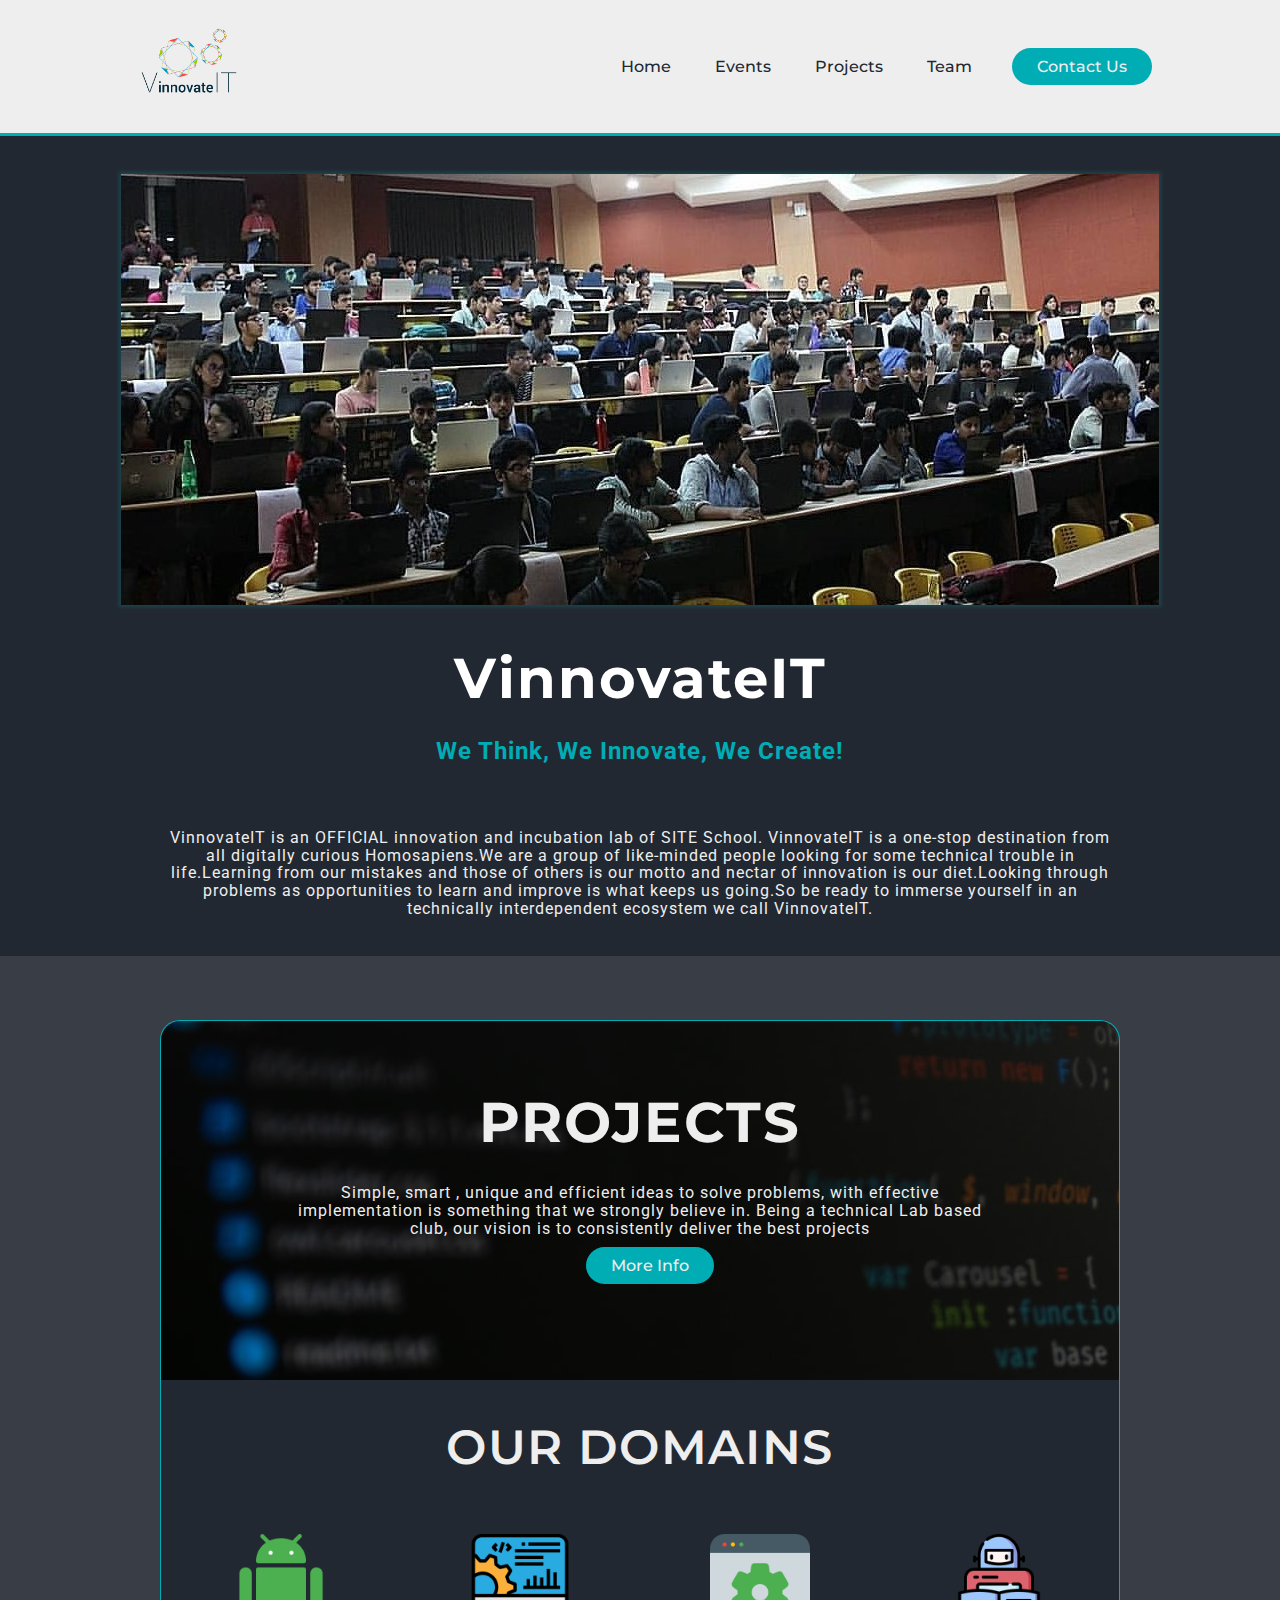
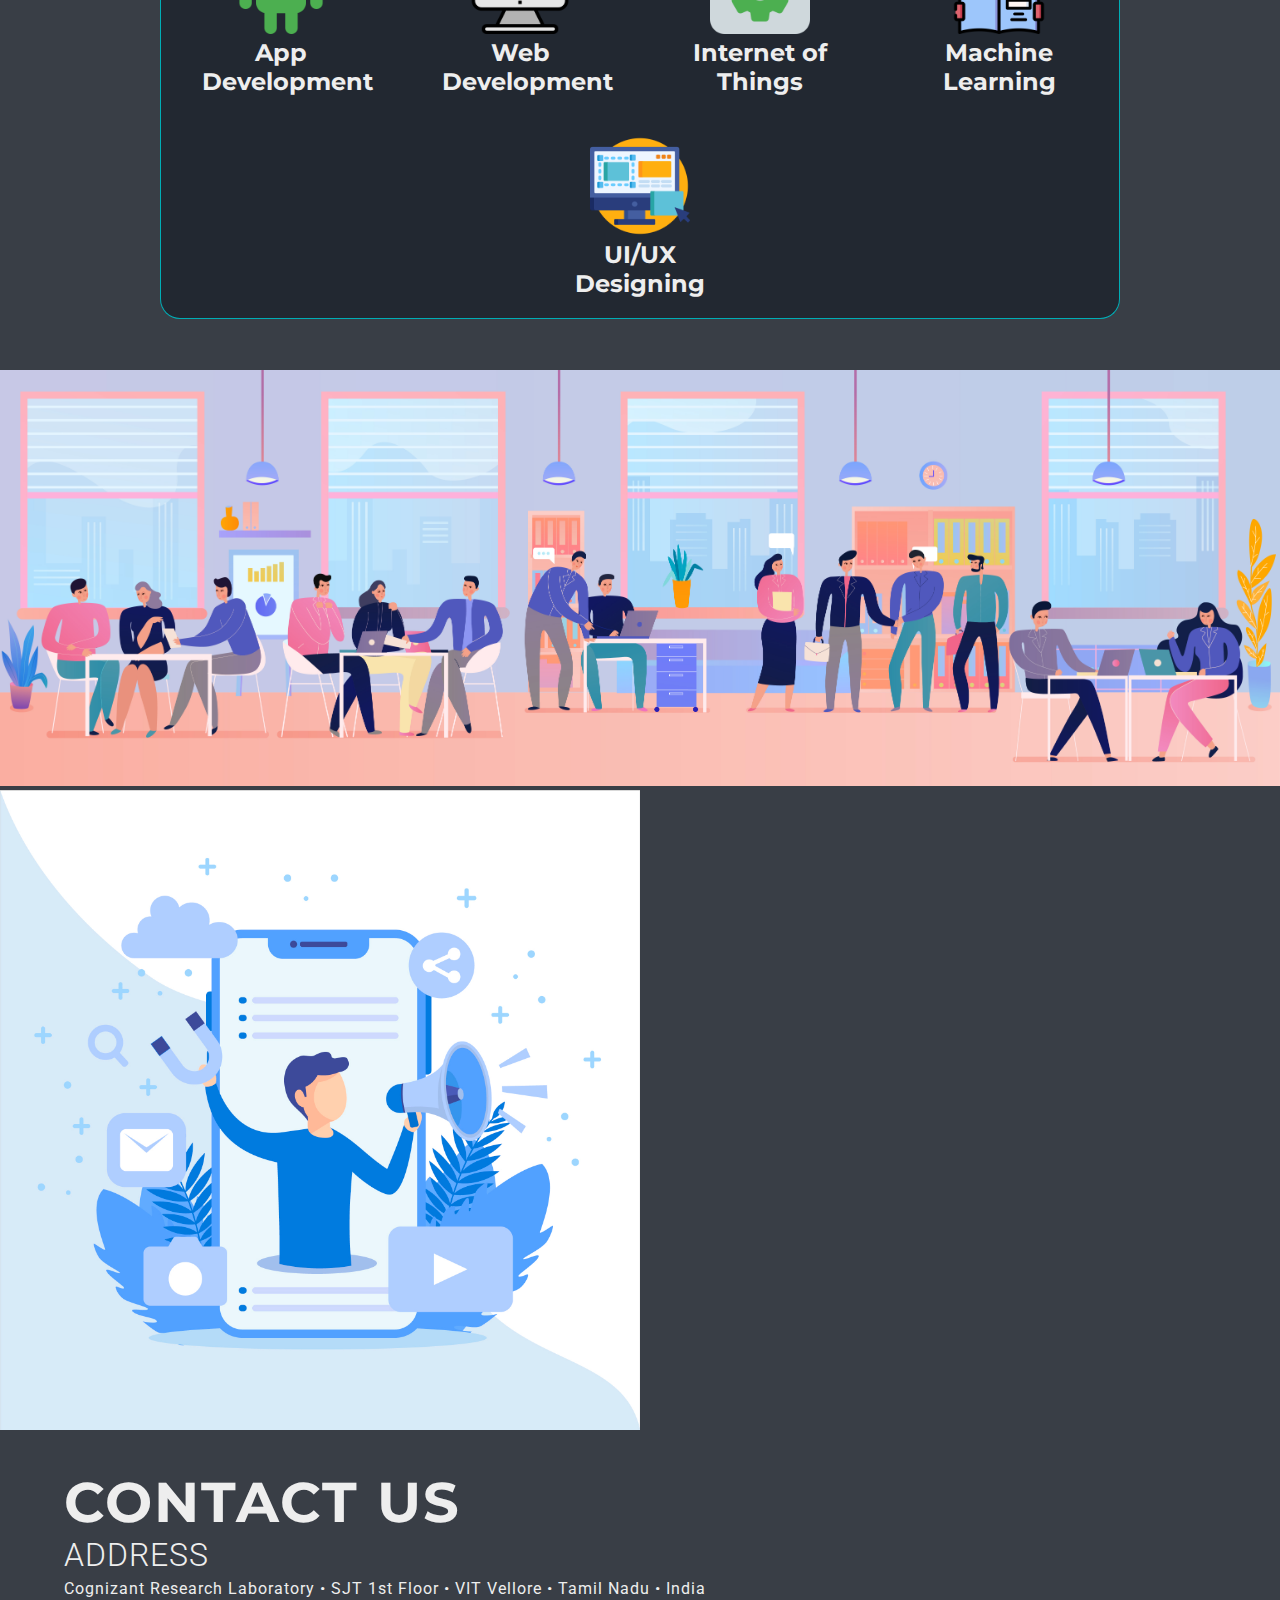
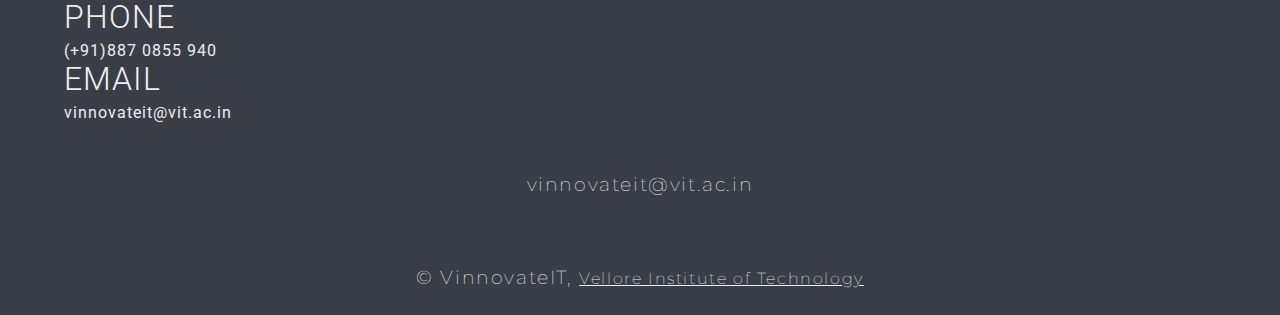
<file: index.html>
<!DOCTYPE html>
<html lang="en">

<head>
    <meta charset="UTF-8">
    <meta name="viewport" content="width=device-width, initial-scale=1.0">
    <title>VinnovateIT</title>
    <link href="https://fonts.googleapis.com/css2?family=Montserrat:wght@500&display=swap" rel="stylesheet">
    <link href="https://fonts.googleapis.com/css2?family=Roboto:wght@500&display=swap" rel="stylesheet">
    <link rel="stylesheet" href="css/style.css">
    <link rel="stylesheet" href="https://use.fontawesome.com/releases/v5.14.0/css/all.css"
        integrity="sha384-HzLeBuhoNPvSl5KYnjx0BT+WB0QEEqLprO+NBkkk5gbc67FTaL7XIGa2w1L0Xbgc" crossorigin="anonymous">
    <link rel="shortcut icon" type="image/x-icon" href="img/VinnovateIT-shape.png">
</head>

<body>
    <!-- Nav -->
    <header>
        <img src="img/VinnovateIT-logo.png" alt="logo" class="logo_nav" onclick="window.location.href='index.html'">
        <nav>
            <ul class="nav_ul">
                <li><a href="#hoome">Home</a></li>
                <li><a href="events.html">Events</a></li>
                <li><a href="projects.html">Projects</a></li>
                <li><a href="team.html">Team</a></li>
            </ul>
        </nav>
        <a href="#footer" class="btn">Contact Us</a>
    </header>

    <!-- Home -->
    <div class="home" id="hoome">
        <div class="imggg">
            <img src="img/start.png" alt="us" class="home_pic">
        </div>
        <h1 class="primary">VinnovateIT</h1>
        <h2 class="secondary">We Think, We Innovate, We Create!</h2>
        <p class="about_p">
            VinnovateIT is an OFFICIAL innovation and incubation lab of SITE School. VinnovateIT is a one-stop
            destination from all digitally curious Homosapiens.We are a group of like-minded people looking for some
            technical trouble in life.Learning from our mistakes and those of others is our motto and nectar of
            innovation is our diet.Looking through problems as opportunities to learn and improve is what keeps us
            going.So be ready to immerse yourself in an technically interdependent ecosystem we call VinnovateIT.
        </p>
    </div>

    <!-- Projects -->
    <div class="projects">
        <h1 class="primary">PROJECTS</h1>
        <p class="about_p">Simple, smart , unique and efficient ideas to solve problems, with effective implementation
            is something that we strongly believe in. Being a technical Lab based club, our vision is to consistently
            deliver the best projects</p>
        <div>
            <a href="projects.html" class="btn">More Info</a>
        </div>
    </div>

    <!-- Domains -->
    <div class="domains">
        <h1>OUR DOMAINS</h1>
        <div class="row">
            <div class="box">
                <img src="img/domains/android.png" alt="">
                <h1>App Development</h1>
            </div>
            <div class="box">
                <img src="img/domains/seo.png" alt="">
                <h1>Web Development</h1>
            </div>
            <div class="box">
                <img src="img/domains/gear.png" alt="">
                <h1>Internet of Things</h1>
            </div>
            <div class="box">
                <img src="img/domains/robot.png" alt="">
                <h1>Machine Learning</h1>
            </div>
            <div class="box">
                <img src="img/domains/ux.png" alt="">
                <h1>UI/UX Designing</h1>
            </div>
        </div>
    </div>

    <div class="pic">
        <img src="img/31716.jpg" alt="">
    </div>

    <!-- Contact Us -->
    <div class="contact">
        <img src="img/3405471.jpg" alt="contact">

        <div class="details">

            <h1 class="primary">CONTACT US</h1>

            <div>
                <h2 class="secondary">ADDRESS</h2>
                <p class="about_p">Cognizant Research Laboratory • SJT 1st Floor • VIT Vellore • Tamil Nadu • India</p>
            </div>
            <div>
                <h2 class="secondary">PHONE</h2>
                <p class="about_p">(+91)887 0855 940</p>
            </div>
            <div>
                <h2 class="secondary">EMAIL</h2>
                <p class="about_p">vinnovateit@vit.ac.in</p>
            </div>
        </div>
    </div>

    <!-- footer -->
    <footer id="footer">
        <h3>vinnovateit@vit.ac.in</h3>

        <div>
            <a href="https://www.facebook.com/VinnovateIT/" target="_blank"><i class="fab fa-facebook-f fa-2x"></i></a>
            <a href="https://www.instagram.com/VinnovateIT/" target="_blank"><i class="fab fa-instagram fa-2x"></i></a>
            <a href="https://www.linkedin.com/company/v-innovate-it" target="_blank"><i
                    class="fab fa-linkedin-in fa-2x"></i></a>
            <a href="https://www.github.com/VinnovateIT/" target="_blank"><i class="fab fa-github fa-2x"></i></a>
        </div>

        <h3>© VinnovateIT, <a href="https://vit.ac.in/" class="ul">Vellore Institute of Technology</a></h3>
    </footer>
</body>

</html>
</file>
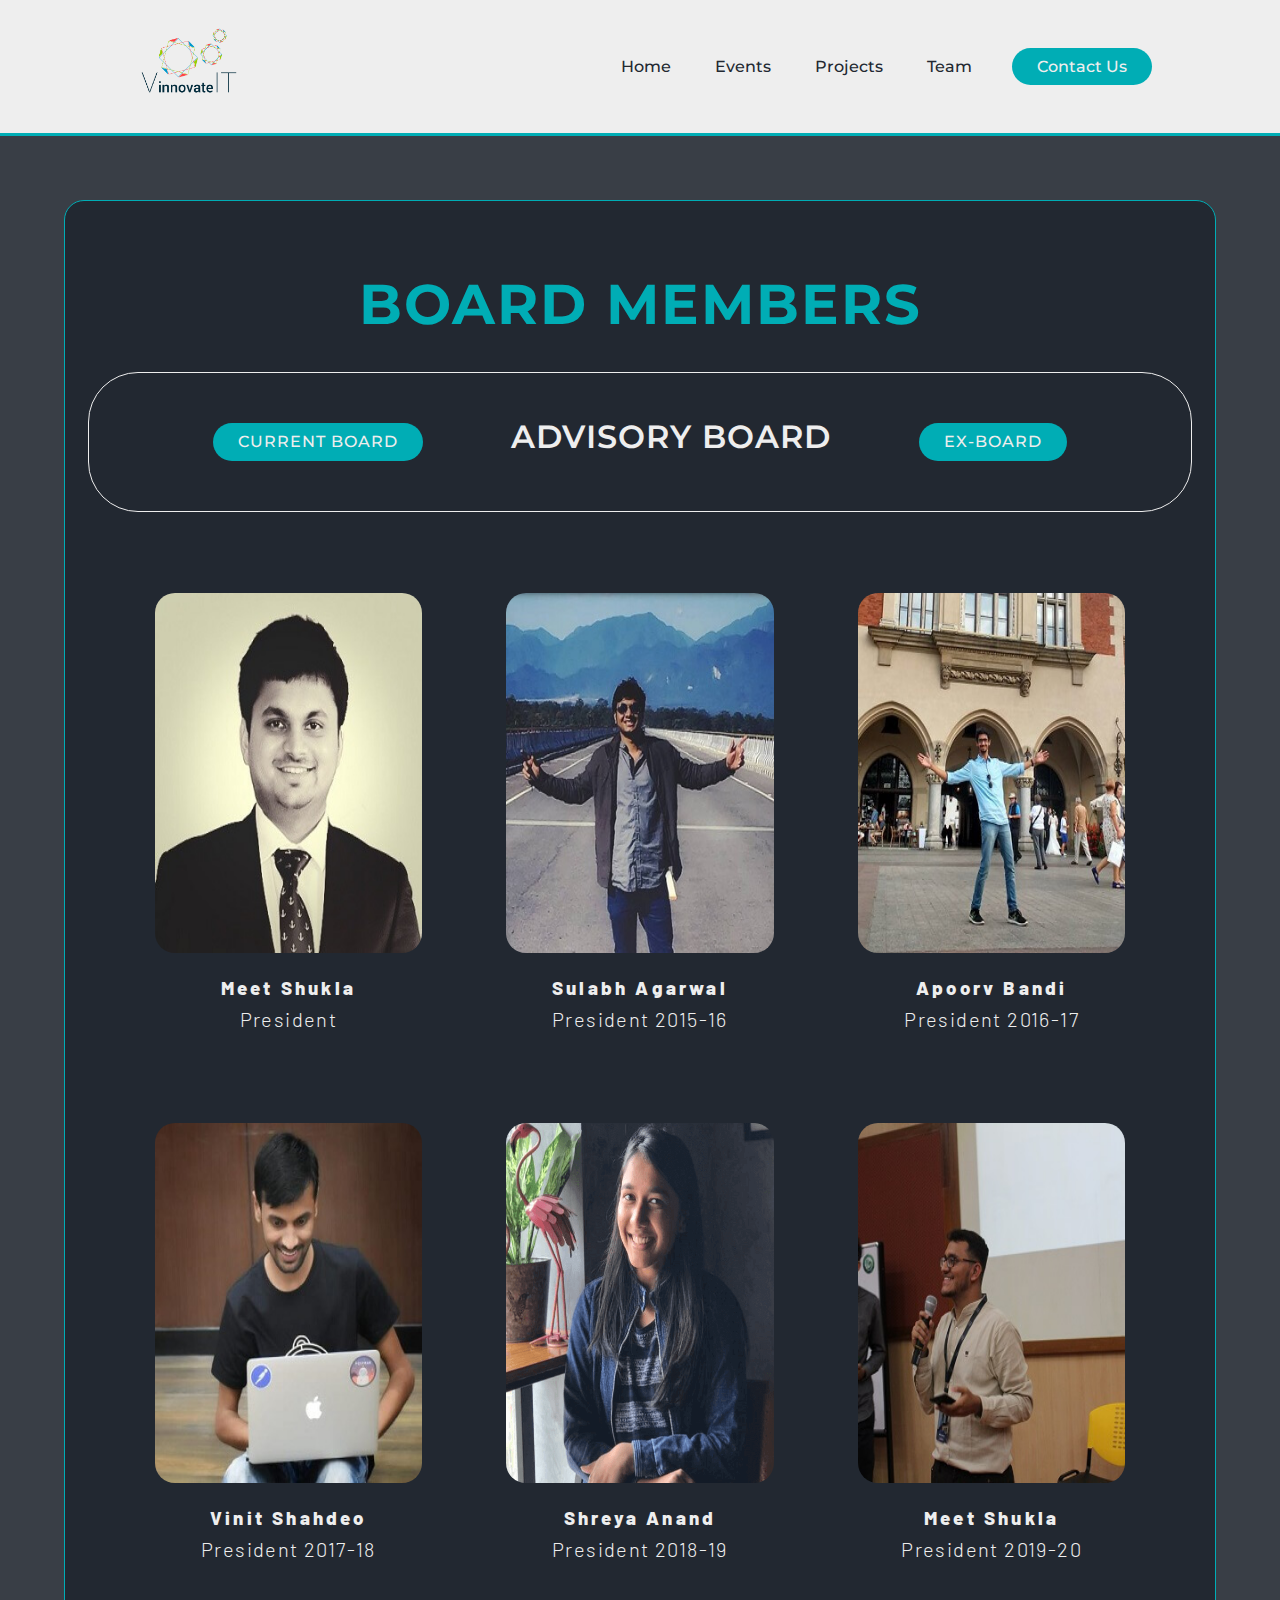
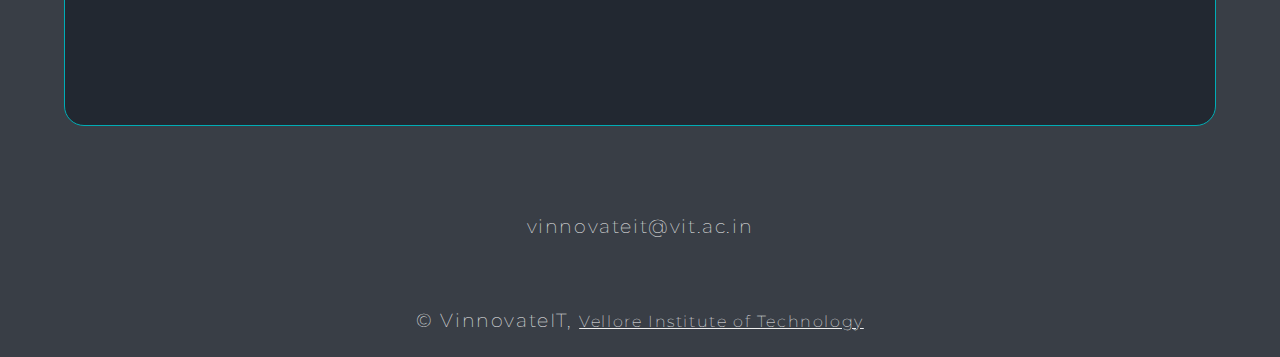
<file: ab.html>
<!DOCTYPE html>
<html lang="en">

<head>
    <meta charset="UTF-8">
    <meta name="viewport" content="width=device-width, initial-scale=1.0">
    <title>Board</title>
    <link rel="stylesheet" href="https://use.fontawesome.com/releases/v5.14.0/css/all.css"
        integrity="sha384-HzLeBuhoNPvSl5KYnjx0BT+WB0QEEqLprO+NBkkk5gbc67FTaL7XIGa2w1L0Xbgc" crossorigin="anonymous">
    <link href="https://fonts.googleapis.com/css2?family=Montserrat:wght@500&display=swap" rel="stylesheet">
    <link href="https://fonts.googleapis.com/css2?family=Roboto:wght@500&display=swap" rel="stylesheet">
    <link rel="stylesheet" href="css/team.css">
    <link href="https://fonts.googleapis.com/css2?family=Barlow:wght@200&display=swap" rel="stylesheet">
    <link rel="shortcut icon" type="image/x-icon" href="img/VinnovateIT-shape.png">
</head>

<body>
    <!-- Nav -->
    <header>
        <img src="img/VinnovateIT-logo.png" alt="logo" class="logo_nav" onclick="window.location.href='index.html'">
        <nav>
            <ul class="nav_ul">
                <li><a href="index.html">Home</a></li>
                <li><a href="events.html">Events</a></li>
                <li><a href="projects.html">Projects</a></li>
                <li><a href="team.html">Team</a></li>
            </ul>
        </nav>
        <a href="#footer" class="btn">Contact Us</a>
    </header>

    <!-- Board -->
    <div class="main" id="qwerty">
        <div class="boardnav">
            <h1 class="primary">BOARD MEMBERS</h1>
            <ul class="secondary">
                <li class="btn"><a href="team.html">CURRENT BOARD</a></li>
                <li class="now" style="font-weight: 600;"><a href="#qwerty">ADVISORY BOARD</a></li>
                <li class="btn"><a href="ex.html">EX-BOARD</a></li>
                </u>
        </div>

        <div class="boxes">

            <div class="box">
                <div>
                    <img src="img/board-members/advisory-board/sachin-hiriyanna.jpg" alt="">
                </div>

                <h4>Meet Shukla</h4>
                <h3>President</h3>

                <div>
                    <a href="https://www.facebook.com/VinnovateIT/" target="_blank"><i
                            class="fab fa-facebook-f"></i></a>
                    <a href="https://www.instagram.com/VinnovateIT/" target="_blank"><i
                            class="fab fa-instagram"></i></a>
                    <a href="https://www.linkedin.com/company/v-innovate-it" target="_blank"><i
                            class="fab fa-linkedin-in "></i></a>
                    <a href="https://www.github.com/VinnovateIT/" target="_blank"><i class="fab fa-github "></i></a>
                </div>
            </div>



            <div class="box">
                <div>
                    <img src="img/board-members/advisory-board/sulabh-agarwal.jpg" alt="">
                </div>

                <h4>Sulabh Agarwal</h4>
                <h3>President 2015-16</h3>

                <div>
                    <a href="https://www.facebook.com/VinnovateIT/" target="_blank"><i
                            class="fab fa-facebook-f "></i></a>
                    <a href="https://www.instagram.com/VinnovateIT/" target="_blank"><i
                            class="fab fa-instagram "></i></a>
                    <a href="https://www.linkedin.com/company/v-innovate-it" target="_blank"><i
                            class="fab fa-linkedin-in "></i></a>
                    <a href="https://www.github.com/VinnovateIT/" target="_blank"><i class="fab fa-github "></i></a>
                </div>
            </div>

            <div class="box">
                <div>
                    <img src="img/board-members/advisory-board/apoorv-bandi.jpg" alt="">
                </div>

                <h4>Apoorv Bandi</h4>
                <h3>President 2016-17</h3>

                <div>
                    <a href="https://www.facebook.com/VinnovateIT/" target="_blank"><i
                            class="fab fa-facebook-f "></i></a>
                    <a href="https://www.instagram.com/VinnovateIT/" target="_blank"><i
                            class="fab fa-instagram "></i></a>
                    <a href="https://www.linkedin.com/company/v-innovate-it" target="_blank"><i
                            class="fab fa-linkedin-in "></i></a>
                    <a href="https://www.github.com/VinnovateIT/" target="_blank"><i class="fab fa-github "></i></a>
                </div>
            </div>

            <div class="box">
                <div>
                    <img src="img/board-members/advisory-board/vinit-shahdeo.jpg" alt="">
                </div>

                <h4>Vinit Shahdeo</h4>
                <h3>President 2017-18</h3>

                <div>
                    <a href="https://www.facebook.com/VinnovateIT/" target="_blank"><i
                            class="fab fa-facebook-f "></i></a>
                    <a href="https://www.instagram.com/VinnovateIT/" target="_blank"><i
                            class="fab fa-instagram "></i></a>
                    <a href="https://www.linkedin.com/company/v-innovate-it" target="_blank"><i
                            class="fab fa-linkedin-in "></i></a>
                    <a href="https://www.github.com/VinnovateIT/" target="_blank"><i class="fab fa-github "></i></a>
                </div>
            </div>
            <div class="box">
                <div>
                    <img src="img/board-members/advisory-board/shreya-anand.png" alt="">
                </div>

                <h4>Shreya Anand</h4>
                <h3>President 2018-19</h3>

                <div>
                    <a href="https://www.facebook.com/VinnovateIT/" target="_blank"><i
                            class="fab fa-facebook-f "></i></a>
                    <a href="https://www.instagram.com/VinnovateIT/" target="_blank"><i
                            class="fab fa-instagram "></i></a>
                    <a href="https://www.linkedin.com/company/v-innovate-it" target="_blank"><i
                            class="fab fa-linkedin-in "></i></a>
                    <a href="https://www.github.com/VinnovateIT/" target="_blank"><i class="fab fa-github "></i></a>
                </div>
            </div>
            <div class="box">
                <div>
                    <img src="img/board-members/ex-board/meet-shukla.jpg" alt="">
                </div>

                <h4>Meet Shukla</h4>
                <h3>President 2019-20</h3>

                <div>
                    <a href="https://www.facebook.com/VinnovateIT/" target="_blank"><i
                            class="fab fa-facebook-f "></i></a>
                    <a href="https://www.instagram.com/VinnovateIT/" target="_blank"><i
                            class="fab fa-instagram "></i></a>
                    <a href="https://www.linkedin.com/company/v-innovate-it" target="_blank"><i
                            class="fab fa-linkedin-in "></i></a>
                    <a href="https://www.github.com/VinnovateIT/" target="_blank"><i class="fab fa-github "></i></a>
                </div>
            </div>
        </div>
    </div>

    <!-- footer -->
    <footer id="footer">
        <h3>vinnovateit@vit.ac.in</h3>

        <div>
            <a href="https://www.facebook.com/VinnovateIT/" target="_blank"><i class="fab fa-facebook-f fa-2x"></i></a>
            <a href="https://www.instagram.com/VinnovateIT/" target="_blank"><i class="fab fa-instagram fa-2x"></i></a>
            <a href="https://www.linkedin.com/company/v-innovate-it" target="_blank"><i
                    class="fab fa-linkedin-in fa-2x"></i></a>
            <a href="https://www.github.com/VinnovateIT/" target="_blank"><i class="fab fa-github fa-2x"></i></a>
        </div>

        <h3>© VinnovateIT, <a href="https://vit.ac.in/" class="ul">Vellore Institute of Technology</a></h3>
    </footer>
</body>

</html>
</file>
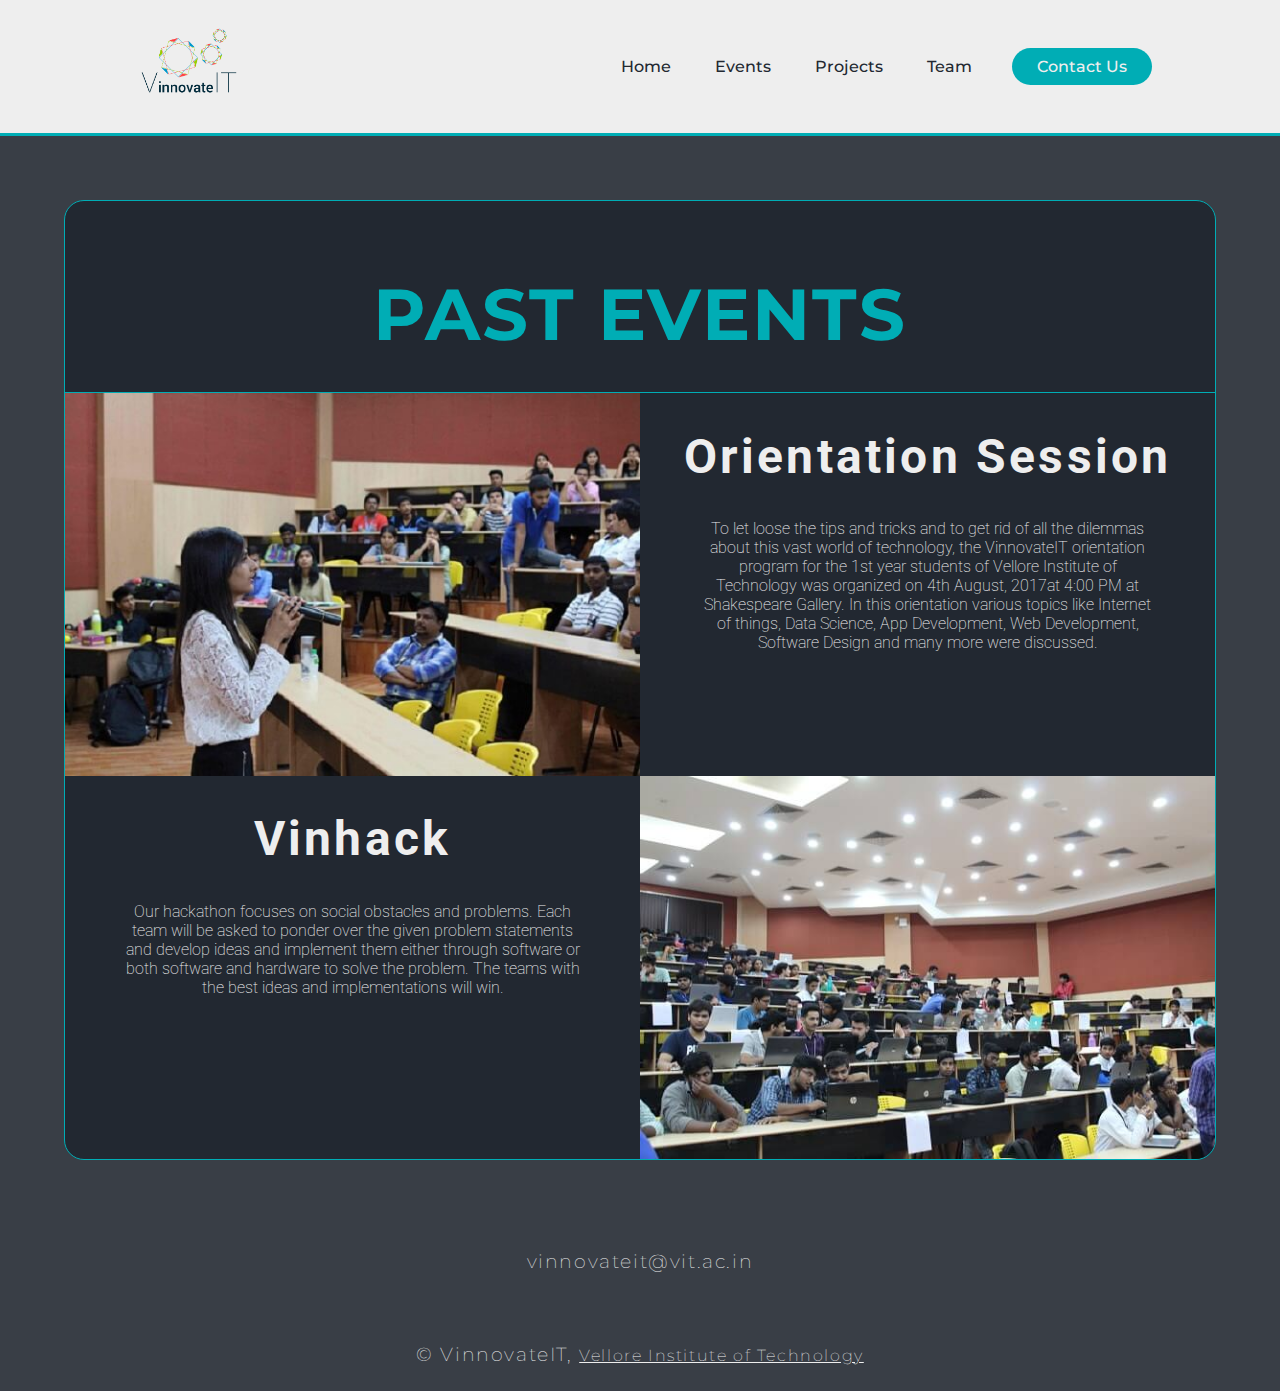
<file: events.html>
<!DOCTYPE html>
<html lang="en">

<head>
    <meta charset="UTF-8">
    <meta name="viewport" content="width=device-width, initial-scale=1.0">
    <title>Events</title>
    <link rel="stylesheet" href="css/events.css">
    <link rel="stylesheet" href="https://use.fontawesome.com/releases/v5.14.0/css/all.css"
        integrity="sha384-HzLeBuhoNPvSl5KYnjx0BT+WB0QEEqLprO+NBkkk5gbc67FTaL7XIGa2w1L0Xbgc" crossorigin="anonymous">
    <link href="https://fonts.googleapis.com/css2?family=Montserrat:wght@500&display=swap" rel="stylesheet">
    <link href="https://fonts.googleapis.com/css2?family=Roboto:wght@500&display=swap" rel="stylesheet">
    <link rel="shortcut icon" type="image/x-icon" href="img/VinnovateIT-shape.png">
</head>

<body>
    <!-- Nav -->
    <header>
        <img src="img/VinnovateIT-logo.png" alt="logo" class="logo_nav" onclick="window.location.href='index.html'">
        <nav>
            <ul class="nav_ul">
                <li><a href="index.html">Home</a></li>
                <li><a href="events.html">Events</a></li>
                <li><a href="projects.html">Projects</a></li>
                <li><a href="team.html">Team</a></li>
            </ul>
        </nav>
        <a href="#footer" class="btn">Contact Us</a>
    </header>

    <!-- Events -->
    <div class="events">
        <h1 class="primary">PAST EVENTS</h1>
        <div class="e1">
            <img src="img/orientation-session.jpg" alt="" class="e1b1">

            <div class="e1b2">
                <h3>Orientation Session</h3>
                <p>To let loose the tips and tricks and to get rid of all the dilemmas about this vast world of
                    technology, the VinnovateIT orientation program for the 1st year students of Vellore Institute
                    of Technology was organized on 4th August, 2017at 4:00 PM at Shakespeare Gallery​. In this
                    orientation various topics like Internet of things, Data Science, App Development, Web
                    Development, Software Design and many more were discussed.</p>
            </div>
        </div>
        <div class="e2">
            <div class="e2b1">
                <h3>Vinhack</h3>
                <p>Our hackathon focuses on social obstacles and problems. Each team will be asked to ponder over
                    the given problem statements and develop ideas and implement them either through software or
                    both software and hardware to solve the problem. The teams with the best ideas and
                    implementations will win. </p>
            </div>

            <img src="img/vinhack.jpg" alt="" class="e2b2">
        </div>
    </div>
    <!-- footer -->
    <footer id="footer">
        <h3>vinnovateit@vit.ac.in</h3>

        <div>
            <a href="https://www.facebook.com/VinnovateIT/" target="_blank"><i class="fab fa-facebook-f fa-2x"></i></a>
            <a href="https://www.instagram.com/VinnovateIT/" target="_blank"><i class="fab fa-instagram fa-2x"></i></a>
            <a href="https://www.linkedin.com/company/v-innovate-it" target="_blank"><i
                    class="fab fa-linkedin-in fa-2x"></i></a>
            <a href="https://www.github.com/VinnovateIT/" target="_blank"><i class="fab fa-github fa-2x"></i></a>
        </div>

        <h3>© VinnovateIT, <a href="https://vit.ac.in/" class="ul">Vellore Institute of Technology</a></h3>
    </footer>
</body>

</html>
</file>
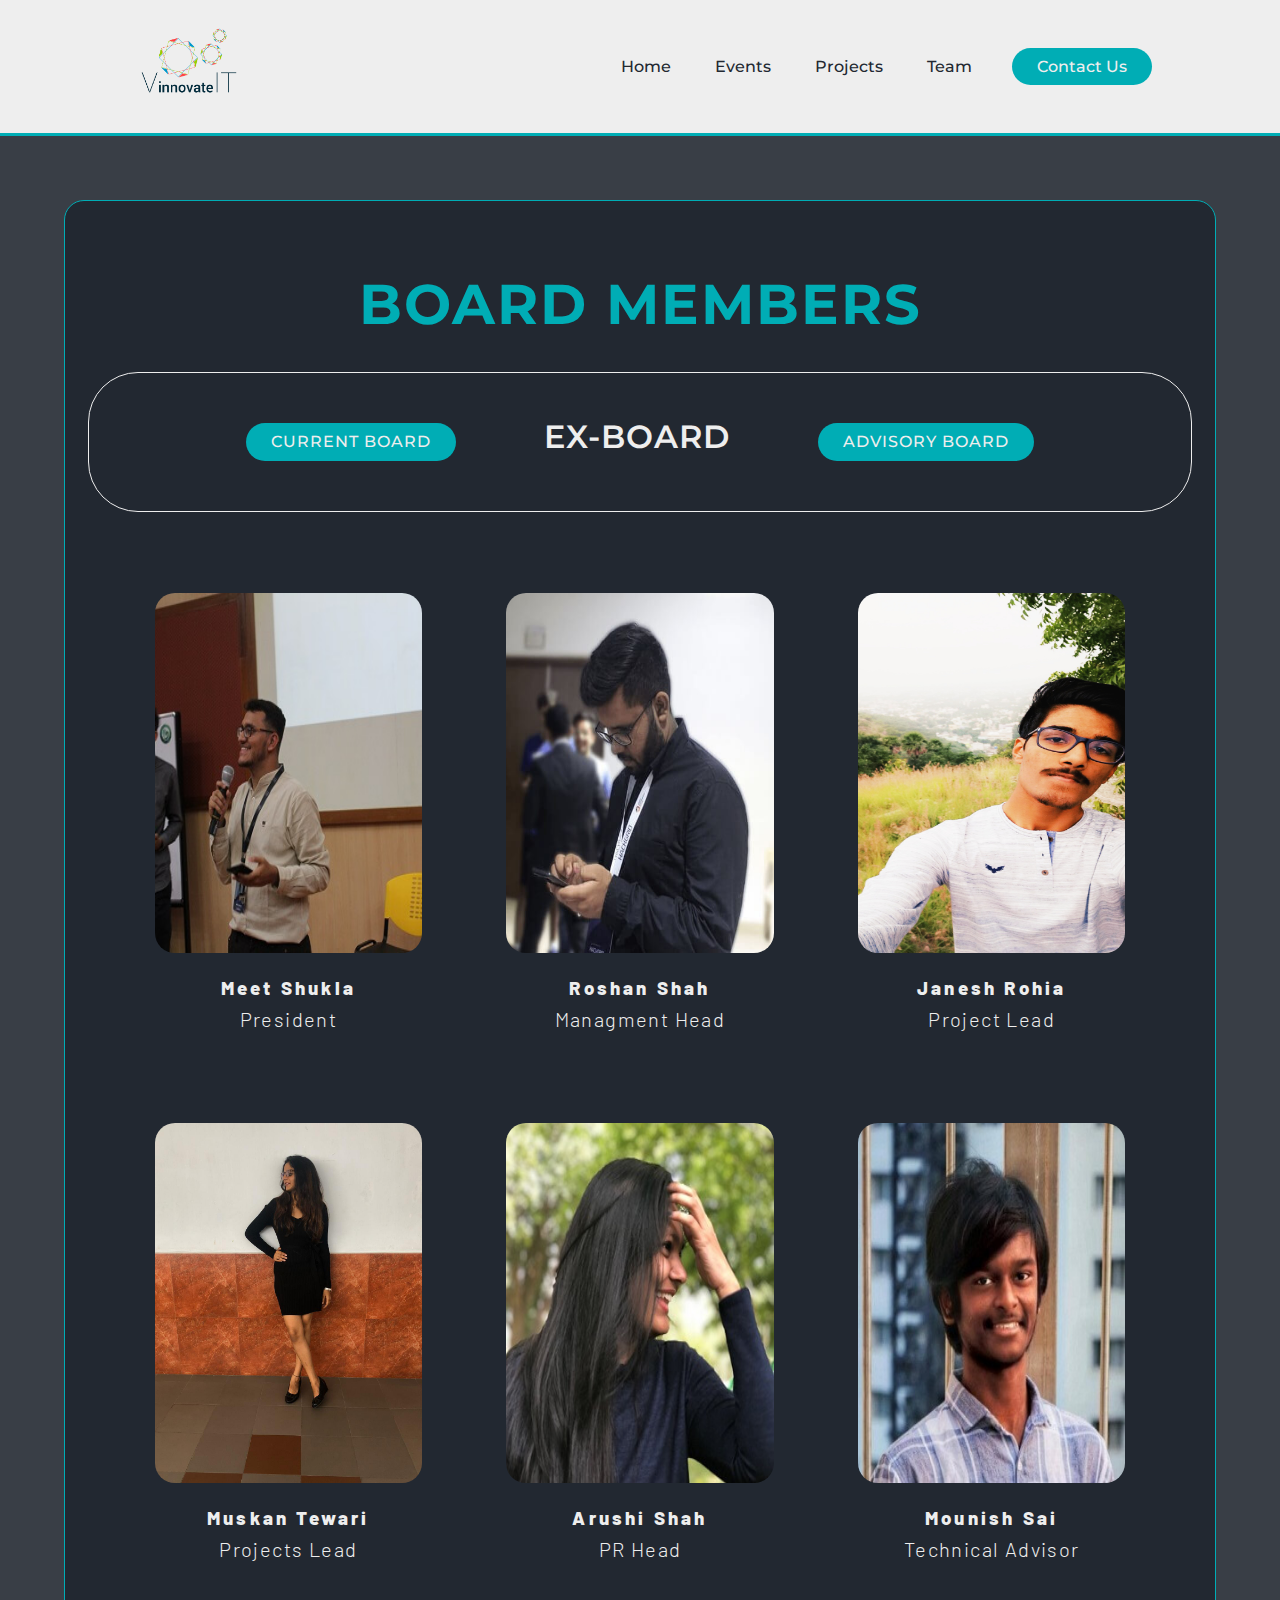
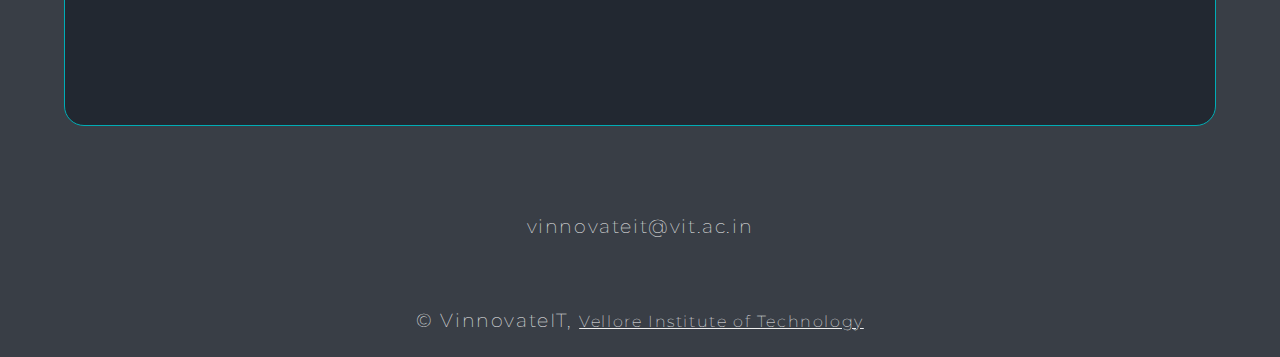
<file: ex.html>
<!DOCTYPE html>
<html lang="en">

<head>
    <meta charset="UTF-8">
    <meta name="viewport" content="width=device-width, initial-scale=1.0">
    <title>Board</title>
    <link rel="stylesheet" href="https://use.fontawesome.com/releases/v5.14.0/css/all.css"
        integrity="sha384-HzLeBuhoNPvSl5KYnjx0BT+WB0QEEqLprO+NBkkk5gbc67FTaL7XIGa2w1L0Xbgc" crossorigin="anonymous">
    <link href="https://fonts.googleapis.com/css2?family=Montserrat:wght@500&display=swap" rel="stylesheet">
    <link href="https://fonts.googleapis.com/css2?family=Roboto:wght@500&display=swap" rel="stylesheet">
    <link rel="stylesheet" href="css/team.css">
    <link href="https://fonts.googleapis.com/css2?family=Barlow:wght@200&display=swap" rel="stylesheet">
    <link rel="shortcut icon" type="image/x-icon" href="img/VinnovateIT-shape.png">
</head>

<body>
    <!-- Nav -->
    <header>
        <img src="img/VinnovateIT-logo.png" alt="logo" class="logo_nav" onclick="window.location.href='index.html'">
        <nav>
            <ul class="nav_ul">
                <li><a href="index.html">Home</a></li>
                <li><a href="events.html">Events</a></li>
                <li><a href="projects.html">Projects</a></li>
                <li><a href="team.html">Team</a></li>
            </ul>
        </nav>
        <a href="#footer" class="btn">Contact Us</a>
    </header>

    <!-- Board -->
    <div class="main" id="qwerty">
        <div class="boardnav">
            <h1 class="primary">BOARD MEMBERS</h1>
            <ul class="secondary">
                <li class="btn"><a href="team.html">CURRENT BOARD</a></li>
                <li class="now" style="font-weight: 600;"><a href="#qwerty">EX-BOARD</a></li>
                <li class="btn"><a href="ab.html">ADVISORY BOARD</a></li>
                </u>
        </div>

        <div class="boxes">

            <div class="box">
                <div>
                    <img src="img/board-members/ex-board/meet-shukla.jpg" alt="">
                </div>

                <h4>Meet Shukla</h4>
                <h3>President</h3>

                <div>
                    <a href="https://www.facebook.com/VinnovateIT/" target="_blank"><i
                            class="fab fa-facebook-f"></i></a>
                    <a href="https://www.instagram.com/VinnovateIT/" target="_blank"><i
                            class="fab fa-instagram"></i></a>
                    <a href="https://www.linkedin.com/company/v-innovate-it" target="_blank"><i
                            class="fab fa-linkedin-in "></i></a>
                    <a href="https://www.github.com/VinnovateIT/" target="_blank"><i class="fab fa-github "></i></a>
                </div>
            </div>

            <div class="box">
                <div>
                    <img src="img/board-members/ex-board/roshan-shah.jpg" alt="">
                </div>

                <h4>Roshan Shah</h4>
                <h3>Managment Head</h3>

                <div>
                    <a href="https://www.facebook.com/VinnovateIT/" target="_blank"><i
                            class="fab fa-facebook-f "></i></a>
                    <a href="https://www.instagram.com/VinnovateIT/" target="_blank"><i
                            class="fab fa-instagram "></i></a>
                    <a href="https://www.linkedin.com/company/v-innovate-it" target="_blank"><i
                            class="fab fa-linkedin-in "></i></a>
                    <a href="https://www.github.com/VinnovateIT/" target="_blank"><i class="fab fa-github "></i></a>
                </div>
            </div>
            <div class="box">
                <div>
                    <img src="img/board-members/current-board/nitin.jpeg" alt="">
                </div>

                <h4>Janesh Rohia</h4>
                <h3>Project Lead</h3>

                <div>
                    <a href="https://www.facebook.com/VinnovateIT/" target="_blank"><i
                            class="fab fa-facebook-f "></i></a>
                    <a href="https://www.instagram.com/VinnovateIT/" target="_blank"><i
                            class="fab fa-instagram "></i></a>
                    <a href="https://www.linkedin.com/company/v-innovate-it" target="_blank"><i
                            class="fab fa-linkedin-in "></i></a>
                    <a href="https://www.github.com/VinnovateIT/" target="_blank"><i class="fab fa-github "></i></a>
                </div>
            </div>

            <div class="box">
                <div>
                    <img src="img/board-members/current-board/muskan-t.jpeg" alt="">
                </div>

                <h4>Muskan Tewari</h4>
                <h3>Projects Lead</h3>

                <div>
                    <a href="https://www.facebook.com/VinnovateIT/" target="_blank"><i
                            class="fab fa-facebook-f "></i></a>
                    <a href="https://www.instagram.com/VinnovateIT/" target="_blank"><i
                            class="fab fa-instagram "></i></a>
                    <a href="https://www.linkedin.com/company/v-innovate-it" target="_blank"><i
                            class="fab fa-linkedin-in "></i></a>
                    <a href="https://www.github.com/VinnovateIT/" target="_blank"><i class="fab fa-github "></i></a>
                </div>
            </div>

            <div class="box">
                <div>
                    <img src="img/board-members/ex-board/arushi-shah.jpg" alt="">
                </div>

                <h4>Arushi Shah</h4>
                <h3>PR Head</h3>

                <div>
                    <a href="https://www.facebook.com/VinnovateIT/" target="_blank"><i
                            class="fab fa-facebook-f "></i></a>
                    <a href="https://www.instagram.com/VinnovateIT/" target="_blank"><i
                            class="fab fa-instagram "></i></a>
                    <a href="https://www.linkedin.com/company/v-innovate-it" target="_blank"><i
                            class="fab fa-linkedin-in "></i></a>
                    <a href="https://www.github.com/VinnovateIT/" target="_blank"><i class="fab fa-github "></i></a>
                </div>
            </div>

            <div class="box">
                <div>
                    <img src="img/board-members/ex-board/mounish-sai.jpg" alt="">
                </div>

                <h4>Mounish Sai</h4>
                <h3>Technical Advisor</h3>

                <div>
                    <a href="https://www.facebook.com/VinnovateIT/" target="_blank"><i
                            class="fab fa-facebook-f "></i></a>
                    <a href="https://www.instagram.com/VinnovateIT/" target="_blank"><i
                            class="fab fa-instagram "></i></a>
                    <a href="https://www.linkedin.com/company/v-innovate-it" target="_blank"><i
                            class="fab fa-linkedin-in "></i></a>
                    <a href="https://www.github.com/VinnovateIT/" target="_blank"><i class="fab fa-github "></i></a>
                </div>
            </div>

        </div>
    </div>

    <!-- footer -->
    <footer id="footer">
        <h3>vinnovateit@vit.ac.in</h3>

        <div>
            <a href="https://www.facebook.com/VinnovateIT/" target="_blank"><i class="fab fa-facebook-f fa-2x"></i></a>
            <a href="https://www.instagram.com/VinnovateIT/" target="_blank"><i class="fab fa-instagram fa-2x"></i></a>
            <a href="https://www.linkedin.com/company/v-innovate-it" target="_blank"><i
                    class="fab fa-linkedin-in fa-2x"></i></a>
            <a href="https://www.github.com/VinnovateIT/" target="_blank"><i class="fab fa-github fa-2x"></i></a>
        </div>

        <h3>© VinnovateIT, <a href="https://vit.ac.in/" class="ul">Vellore Institute of Technology</a></h3>
    </footer>
</body>

</html>
</file>
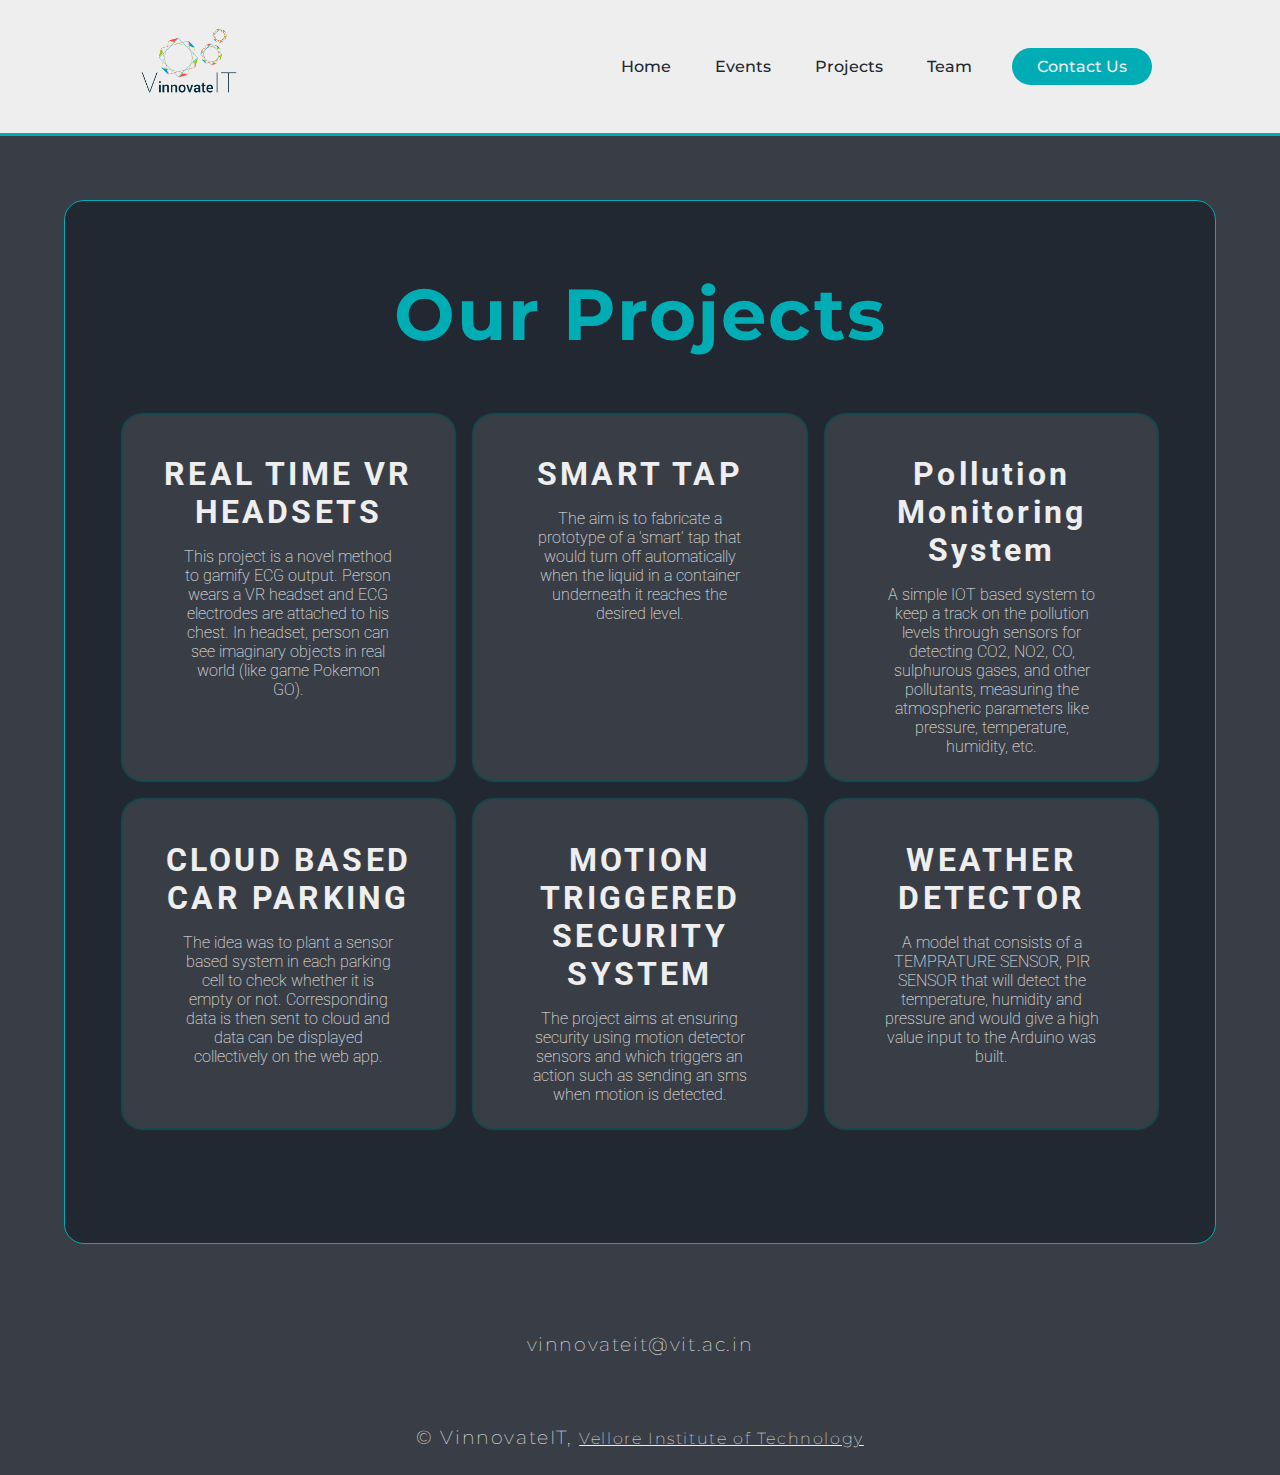
<file: projects.html>
<!DOCTYPE html>
<html lang="en">

<head>
    <meta charset="UTF-8">
    <meta name="viewport" content="width=device-width, initial-scale=1.0">
    <title>Projects</title>
    <link rel="stylesheet" href="https://use.fontawesome.com/releases/v5.14.0/css/all.css"
        integrity="sha384-HzLeBuhoNPvSl5KYnjx0BT+WB0QEEqLprO+NBkkk5gbc67FTaL7XIGa2w1L0Xbgc" crossorigin="anonymous">
    <link href="https://fonts.googleapis.com/css2?family=Montserrat:wght@500&display=swap" rel="stylesheet">
    <link href="https://fonts.googleapis.com/css2?family=Roboto:wght@500&display=swap" rel="stylesheet">
    <link rel="stylesheet" href="css/projects.css">
    <link rel="shortcut icon" type="image/x-icon" href="img/VinnovateIT-shape.png">
</head>

<body>
    <!-- Nav -->
    <header>
        <img src="img/VinnovateIT-logo.png" alt="logo" class="logo_nav" onclick="window.location.href='index.html'">
        <nav>
            <ul class="nav_ul">
                <li><a href="index.html">Home</a></li>
                <li><a href="events.html">Events</a></li>
                <li><a href="projects.html">Projects</a></li>
                <li><a href="team.html">Team</a></li>
            </ul>
        </nav>
        <a href="#footer" class="btn">Contact Us</a>
    </header>

    <!-- Projects -->
    <div class="projects">
        <h1 class="primary">Our Projects</h1>
        <div class="boxes">
            <div class="box">
                <h3>REAL TIME VR HEADSETS</h3>
                <p>This project is a novel method to gamify ECG output. Person wears a VR headset and ECG electrodes are attached to his chest. In headset, person can see imaginary objects in real world (like game Pokemon GO).</p>
            </div>

            <div class="box">
                <h3>SMART TAP</h3>
                <p>The aim is to fabricate a prototype of a 'smart' tap that would turn off automatically when the liquid in a container underneath it reaches the desired level.</p>
            </div>

            <div class="box">
                <h3>Pollution Monitoring System</h3>
                <p>A simple IOT based system to keep a track on the pollution levels through sensors for detecting CO2, NO2, CO, sulphurous gases, and other pollutants, measuring the atmospheric parameters like pressure, temperature, humidity, etc.</p>
            </div>

            <div class="box">
                <h3>CLOUD BASED CAR PARKING</h3>
                <p>The idea was to plant a sensor based system in each parking cell to check whether it is empty or not. Corresponding data is then sent to cloud and data can be displayed collectively on the web app.</p>
            </div>

            <div class="box">
                <h3>MOTION TRIGGERED SECURITY SYSTEM</h3>
                <p>The project aims at ensuring security using motion detector sensors and which triggers an action such as sending an sms when motion is detected.</p>
            </div>

            <div class="box">
                <h3>WEATHER DETECTOR</h3>
                <p>A model that consists of a TEMPRATURE SENSOR, PIR SENSOR that will detect the temperature, humidity and pressure and would give a high value input to the Arduino was built.</p>
            </div>
        </div>
    </div>

    <!-- footer -->
    <footer id="footer">
        <h3>vinnovateit@vit.ac.in</h3>

        <div>
            <a href="https://www.facebook.com/VinnovateIT/" target="_blank"><i class="fab fa-facebook-f fa-2x"></i></a>
            <a href="https://www.instagram.com/VinnovateIT/" target="_blank"><i class="fab fa-instagram fa-2x"></i></a>
            <a href="https://www.linkedin.com/company/v-innovate-it" target="_blank"><i
                    class="fab fa-linkedin-in fa-2x"></i></a>
            <a href="https://www.github.com/VinnovateIT/" target="_blank"><i class="fab fa-github fa-2x"></i></a>
        </div>

        <h3>© VinnovateIT, <a href="https://vit.ac.in/" class="ul">Vellore Institute of Technology</a></h3>
    </footer>
</body>

</html>
</file>
<file: css/style.css>
* {
    box-sizing: border-box;
    margin: 0;
    padding: 0;
}

body{
    background-color: #393e46;
}

/*  */
.primary {
    letter-spacing: 2px;
    font-size: 3.5rem;
    /* font-family: 'Roboto', sans-serif; */
    font-family: 'Montserrat', sans-serif;
}

.secondary {
    letter-spacing: 1px;
    font-family: 'Roboto', sans-serif;
}

.about_p {
    line-height: 1.1rem;
    font-family: 'Roboto', sans-serif;
    letter-spacing: 1px;
    font-weight: 400;
}

/* Nav */

li, a, .btn {
    font-family: 'Montserrat', sans-serif;
    font-weight: 500;
    font-size: 16px;
    color: #222831;
    text-decoration: none;
}

header {
    display: flex;
    justify-content: flex-end ;
    align-items: center;
    padding: 5px 10%;
    background-color: #eeeeee;
}

.logo_nav {
    width: 12%;
    height: auto;
    cursor: pointer;
    margin-right: auto;
}

.nav_ul {
    list-style: none;
}

.nav_ul li {
    display: inline-block;
    padding: 0px 20px;
}

.nav_ul li a {
    transition: all 0.3 ease 0s;
}

.nav_ul li a:hover {
    color: #00adb5; 
}

.btn {
    color: #eeeeee;
    padding: 9px 25px;
    background-color: rgba(0, 173, 181, 1);
    border: none;
    border-radius: 50px;
    cursor: pointer;
    transition: all 0.3 ease-in 0s;
    margin-left: 20px;
}

.btn:hover {
    background-color: rgba(0, 173, 181, 0.8);
}

/* Home */

.home ,.home h1, .home h2, .home p{
    text-align: center;
    background-color: #222831;
}

.home{
    border-top: #00adb5 solid 3px;
}

.imggg {
    padding-top: 3%;
}

.home_pic {
    background-color: #222831;
    display: block;
    margin: 0% auto 2% auto;
    box-shadow: 0 0px 4px 0.1em rgba(0, 172, 181, 0.24);
}

.home h1 {
    margin: 3% auto 2% auto;
    color: #fff;
}

.home h2 {
    margin: 2%;
    color: #00adb5;
}

.home p{
    width: 75%;
    margin: 5% auto;
    padding-bottom: 3%;
    color: #eee;
}

/* Project */
.projects {
    width: 75%;
    margin: 0 auto;
    background-image: url('../img/Code.jpg');
    background-repeat: no-repeat;
    height: 40vh;
    text-align: center;
    /* position: relative; */
}

.projects h1 {
    color: #eeeeee;
    padding-top: 7%;
}

.projects p {
    color: #eeeeee;
    padding-top: 3%;
    width: 75%;
    margin: 0 auto;
}

.projects div {
    /* position: absolute; */
    /* margin: 0;
    bottom: 5%;
    left: 44%; */
    margin: 2% auto;
    /* margin-top: 2%; */
}

.projects {
    border-top-left-radius: 20px;
    border-top-right-radius: 20px;
    border-top: #00adb5 solid 1px;
    border-left: #00adb5 solid 1px;
    border-right: #00adb5 solid 1px;
}

/* domains */
.domains {
    background-color: #222831;
    width: 75%;
    margin: 0 auto;
    color: #eee;
    border-bottom-left-radius: 20px;
    border-bottom-right-radius: 20px;
    border-bottom: #00adb5 solid 1px;
    border-left: #00adb5 solid 1px;
    border-right: #00adb5 solid 1px;
}

.row {
    height: auto;
    display: flex;
    flex-direction: row;
    justify-content: space-around;
    flex-flow: wrap;
    text-align: center;
}

.box {
    width: 16.4%;
    /* height: 30px; */
    margin: 20px;
    box-sizing: border-box;
}

.box img {
    width: 100px;
}

.domains > h1 {
    margin: 0 auto;
    padding: 4%;
    font-family: 'Montserrat', sans-serif;
    font-weight: 600;
    letter-spacing: 1.4px;
    font-size: 3rem;
    text-align: center;
}
 
.box h1 {
    text-align: center;
    font-family: 'Montserrat', sans-serif;  
    font-size: 1.5rem;
}

.pic img {
    margin-top: 4%;
    width: 100vw;
}

/* Contact Us */

.contact{
    display: flex;
    flex-direction: row;
    flex-flow: wrap;
    background-color: #393E46;
    color: #eeeeee;
}

.contact img {
    width: 50vw;
    /* display: inline-block; */
}

.details {
    padding: 3% 0 0 5%;
    display: flex;
    flex-direction: column;
    justify-content: space-evenly;
}

.details p {
    margin-top: 1%;
}

.details h2 {
    font-size: 2rem;
    font-weight: 300;
}

/* Footer */
footer {
    padding-top: 2%;
    background-color: #393E46;
    font-family: 'Montserrat', sans-serif;  
    color: #eeeeee;
    text-align: center;
}

footer h3{
    font-weight: 150;
    padding: 2%;
    letter-spacing: 0.1rem;
}

footer div i {
    margin: 0 1%;
}

footer a {
    color: #eeeeee;
    font-weight: 150;
    letter-spacing: 0.1rem;
}

footer a:hover {
    color: #00adb5;
}

.ul {
    text-decoration: underline;
}
</file>
<file: css/team.css>
* {
    box-sizing: border-box;
    margin: 0;
    padding: 0;
}

body {
    background-color: #393e46;
}

/*  */

.primary {
    letter-spacing: 2px;
    font-size: 3.5rem;
    /* font-family: 'Roboto', sans-serif; */
    font-family: 'Montserrat', sans-serif;
}

.secondary {
    letter-spacing: 1px;
    font-family: 'Roboto', sans-serif;
}

.about_p {
    line-height: 1.1rem;
    font-family: 'Roboto', sans-serif;
    letter-spacing: 1px;
    font-weight: 400;
}

/* Nav */

li, a, .btn {
    font-family: 'Montserrat', sans-serif;
    font-weight: 500;
    font-size: 16px;
    color: #222831;
    text-decoration: none;
}

header {
    display: flex;
    justify-content: flex-end;
    align-items: center;
    padding: 5px 10%;
    background-color: #eeeeee;
}

.logo_nav {
    width: 12%;
    height: auto;
    cursor: pointer;
    margin-right: auto;
}

.nav_ul {
    list-style: none;
}

.nav_ul li {
    display: inline-block;
    padding: 0px 20px;
}

.nav_ul li a {
    transition: all 0.3 ease 0s;
}

.nav_ul li a:hover {
    color: #00adb5;
}

.btn {
    color: #eeeeee;
    padding: 9px 25px;
    background-color: rgba(0, 173, 181, 1);
    border: none;
    border-radius: 50px;
    cursor: pointer;
    transition: all 0.3 ease-in 0s;
    margin-left: 20px;
}

.btn:hover {
    background-color: rgba(0, 173, 181, 0.8);
}

header {
    border-bottom: #00adb5 solid 3px;
}

/* Board */
.now a{
    font-weight: 600;
    font-size: 2rem;
}

.main {
    margin: 5%;
    background-color: #222831;
    text-align: center;
    border-radius: 20px;
    border: #00adb5 solid 1px;
}

.main h1 {
    color: #00adb5;
    padding: 3% 0 0;
    margin: 3% auto;
}

.boardnav {
    text-align: center;
}

.main ul {
    display: flex;
    align-items: center;
    justify-content: center;
    flex-wrap: wrap;
    border: #eee solid 1px;
    border-radius: 50px;
    margin: 2%;
}

.main li {
    margin: 4%;
    list-style: none;
    padding-bottom: 10px;
}

.boardnav a {
    color: #eee;
}

/* Boxes */
.boxes {
    margin: 5%;
    display: grid;
    grid-gap: 20px;
    grid-template-columns: repeat(3, minmax(200px, 1fr));
    padding-bottom: 5%;
}

.box {
    /* background-color: #393e46; */
    padding: 1.5rem 2rem;
    color: #eeeeee;
    font-family: 'Roboto', sans-serif;
    font-weight: 150;
    /* box-shadow: 0 0px 1px 0.1em rgba(0, 172, 181, 0.24); */
}

.box h4 {
    letter-spacing: 0.2rem;
    font-size: 2rem;
    padding: 0;
    width: 100%;
    font-family: 'Barlow',sans-serif;
    font-weight: 800;
    display: block;
    font-size: 1.17em;
    margin-block-start: 1em;
    margin-block-end: 1em;
    margin-inline-start: 0px;
    margin-inline-end: 0px;
    margin-bottom: 5px;
    /* text-decoration: underline; */

}

.box h3 {
    width: 80%;
    margin: 0 auto;
    font-family: 'Barlow',sans-serif;
    font-weight: 300;
    font-size: 20px;
    line-height: 30px;
    letter-spacing: 0.07em;
    margin-bottom: 1%;
}

.box img {
    width: 100%;
    height: 40vh;
    border-radius: 20px;
}

/* Footer */

footer {
    /* padding-top: 2%; */
    background-color: #393E46;
    font-family: 'Montserrat', sans-serif;
    color: #eeeeee;
    text-align: center;
}

footer h3 {
    font-weight: 150;
    padding: 2%;
    letter-spacing: 0.1rem;
}

footer div i {
    margin: 0 1%;
}

footer a {
    color: #eeeeee;
    font-weight: 150;
    letter-spacing: 0.1rem;
}

.box a{
    margin: 0 1%;
    color: #eee;
}

.ul {
    text-decoration: underline;
}

footer a:hover {
    color: #00adb5;
}
</file>
<file: css/events.css>
* {
    box-sizing: border-box;
    margin: 0;
    padding: 0;
}

body{
    background-color: #393e46;
}

/*  */
.primary {
    letter-spacing: 2px;
    font-size: 3.5rem;
    /* font-family: 'Roboto', sans-serif; */
    font-family: 'Montserrat', sans-serif;
}

.secondary {
    letter-spacing: 1px;
    font-family: 'Roboto', sans-serif;
}

.about_p {
    line-height: 1.1rem;
    font-family: 'Roboto', sans-serif;
    letter-spacing: 1px;
    font-weight: 400;
}

/* Nav */

li, a, .btn {
    font-family: 'Montserrat', sans-serif;
    font-weight: 500;
    font-size: 16px;
    color: #222831;
    text-decoration: none;
}

header {
    display: flex;
    justify-content: flex-end ;
    align-items: center;
    padding: 5px 10%;
    background-color: #eeeeee;
}

.logo_nav {
    width: 12%;
    height: auto;
    cursor: pointer;
    margin-right: auto;
}

.nav_ul {
    list-style: none;
}

.nav_ul li {
    display: inline-block;
    padding: 0px 20px;
}

.nav_ul li a {
    transition: all 0.3 ease 0s;
}

.nav_ul li a:hover {
    color: #00adb5; 
}

.btn {
    color: #eeeeee;
    padding: 9px 25px;
    background-color: rgba(0, 173, 181, 1);
    border: none;
    border-radius: 50px;
    cursor: pointer;
    transition: all 0.3 ease-in 0s;
    margin-left: 20px;
}

.btn:hover {
    background-color: rgba(0, 173, 181, 0.8);
}

header {
    border-bottom: #00adb5 solid 3px;
}

/* Events */
.events {
    margin: 5%;
    background-color: #222831;
    text-align: center;
    border-radius: 20px;
    border: #00adb5 solid 1px;
}

.events h1 {
    color: #00adb5;
    padding: 3% 0 0;
    margin: 3% auto;
    font-size: 4.5rem;
}

.e1 {
    border-top: #00adb5 solid 1px;
    display: flex;
}

.e1b1 , .e2b2{
    /* box-shadow: 0 0px 1px 0.1em rgba(0, 172, 181, 0.24); */
    width: 50%;
}

.e2 img{
    border-bottom-right-radius: 20px;
}

.e1b2, .e2b1{
    color: #eeeeee;
    width: 50%;
    display: flex;
    flex-direction: column;
    justify-content: flex-start;
    font-family: 'Roboto', sans-serif;
    font-weight: 150;
    /* letter-spacing: 0.05rem; */
}

.events h3 {
    letter-spacing: 0.2rem;
    font-size: 3rem;
    padding:  6%;
}

.events p {
    width: 80%;
    margin: 0 auto;
}

.e2 {
    display: flex;
}
/* Footer */
footer {
    /* padding-top: 2%; */
    background-color: #393E46;
    font-family: 'Montserrat', sans-serif;  
    color: #eeeeee;
    text-align: center;
}

footer h3{
    font-weight: 150;
    padding: 2%;
    letter-spacing: 0.1rem;
}

footer div i {
    margin: 0 1%;
}

footer a {
    color: #eeeeee;
    font-weight: 150;
    letter-spacing: 0.1rem;
}

.ul {
    text-decoration: underline;
}

footer a:hover {
    color: #00adb5;
}
</file>
<file: css/projects.css>
* {
    box-sizing: border-box;
    margin: 0;
    padding: 0;
}

body{
    background-color: #393e46;
}

/*  */
.primary {
    letter-spacing: 2px;
    font-size: 3.5rem;
    /* font-family: 'Roboto', sans-serif; */
    font-family: 'Montserrat', sans-serif;
}

.secondary {
    letter-spacing: 1px;
    font-family: 'Roboto', sans-serif;
}

.about_p {
    line-height: 1.1rem;
    font-family: 'Roboto', sans-serif;
    letter-spacing: 1px;
    font-weight: 400;
}

/* Nav */

li, a, .btn {
    font-family: 'Montserrat', sans-serif;
    font-weight: 500;
    font-size: 16px;
    color: #222831;
    text-decoration: none;
}

header {
    display: flex;
    justify-content: flex-end ;
    align-items: center;
    padding: 5px 10%;
    background-color: #eeeeee;
}

.logo_nav {
    width: 12%;
    height: auto;
    cursor: pointer;
    margin-right: auto;
}

.nav_ul {
    list-style: none;
}

.nav_ul li {
    display: inline-block;
    padding: 0px 20px;
}

.nav_ul li a {
    transition: all 0.3 ease 0s;
}

.nav_ul li a:hover {
    color: #00adb5; 
}

.btn {
    color: #eeeeee;
    padding: 9px 25px;
    background-color: rgba(0, 173, 181, 1);
    border: none;
    border-radius: 50px;
    cursor: pointer;
    transition: all 0.3 ease-in 0s;
    margin-left: 20px;
}

.btn:hover {
    background-color: rgba(0, 173, 181, 0.8);
}

header {
    border-bottom: #00adb5 solid 3px;
}

/* Projects */
.projects {
    margin: 5%;
    background-color: #222831;
    text-align: center;
    border-radius: 20px;
    border: #00adb5 solid 1px;
}

.projects h1 {
    color: #00adb5;
    font-size: 4.5rem;
    padding: 3% 0 0;
    margin: 3% auto;
}

.boxes {
    margin: 5%;
    display: grid;
    grid-gap: 20px;
    grid-template-columns: repeat(3, minmax(200px, 1fr));
    padding-bottom: 5%;
}

.box {
    background-color: #393e46;
    padding: 1.5rem 2rem;
    color: #eeeeee;
    font-family: 'Roboto', sans-serif;
    font-weight: 150;
    box-shadow: 0 0px 1px 0.1em rgba(0, 172, 181, 0.24);
    border-radius: 20px;
}

.box:hover {
    box-shadow: 0 0px 1px 0.2em rgba(0, 172, 181, 0.24);
}

.box h3 {
    letter-spacing: 0.2rem;
    font-size: 2rem;
    padding: 6% 0%;
}

.box p {
    width: 80%;
    margin: 0 auto;
}
/* Footer */
footer {
    /* padding-top: 2%; */
    background-color: #393E46;
    font-family: 'Montserrat', sans-serif;  
    color: #eeeeee;
    text-align: center;
}

footer h3{
    font-weight: 150;
    padding: 2%;
    letter-spacing: 0.1rem;
}

footer div i {
    margin: 0 1%;
}

footer a {
    color: #eeeeee;
    font-weight: 150;
    letter-spacing: 0.1rem;
}

.ul {
    text-decoration: underline;
}

footer a:hover {
    color: #00adb5;
}
</file>
